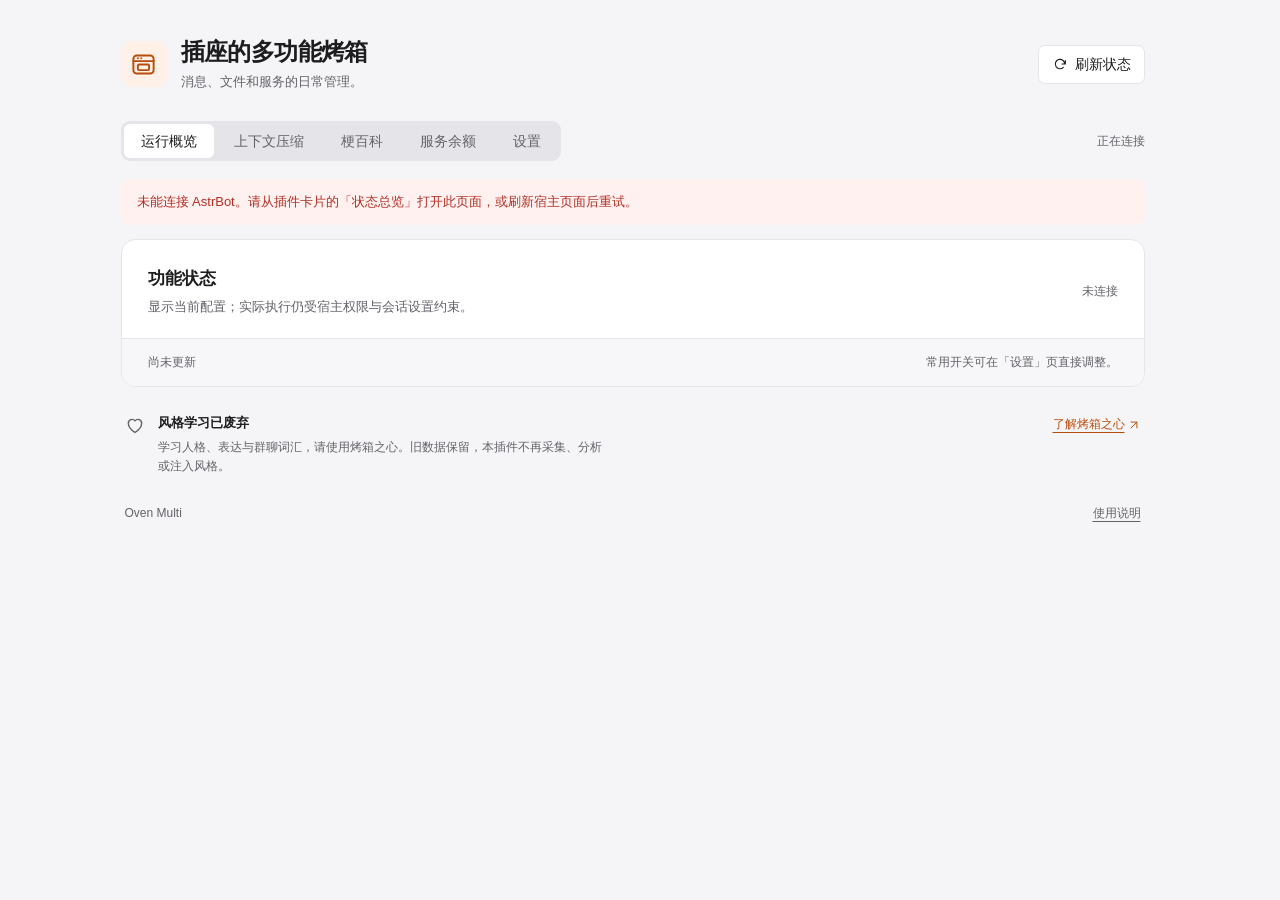
<file: views/status/index.html>
<!doctype html>
<html lang="zh-CN">
<head>
  <meta charset="utf-8">
  <meta name="viewport" content="width=device-width, initial-scale=1">
  <meta name="color-scheme" content="light dark">
  <title>多功能烤箱 · 状态总览</title>
  <link rel="stylesheet" href="./style.css">
</head>
<body>
  <main class="workspace">
    <header class="page-head">
      <div class="brand">
        <span class="brand-mark" aria-hidden="true"><svg viewBox="0 0 24 24"><rect x="3" y="4" width="18" height="16" rx="3"/><path d="M3 9h18M7 6.5h.01M10 6.5h.01"/><rect x="7" y="12" width="10" height="5" rx="1"/></svg></span>
        <div><h1>插座的多功能烤箱</h1><p>消息、文件和服务的日常管理。</p></div>
      </div>
      <button class="button secondary" id="refresh" type="button" aria-label="刷新状态"><svg viewBox="0 0 24 24" aria-hidden="true"><path d="M20 7v5h-5M19 12a7 7 0 1 0-2 5"/></svg><span>刷新状态</span></button>
    </header>

    <div class="toolbar">
      <div class="tabs" role="tablist" aria-label="总览页面">
        <button id="tab-overview" type="button" role="tab" aria-selected="true" aria-controls="panel-overview" data-tab="overview">运行概览</button>
        <button id="tab-compression" type="button" role="tab" aria-selected="false" aria-controls="panel-compression" tabindex="-1" data-tab="compression">上下文压缩</button>
        <button id="tab-memewiki" type="button" role="tab" aria-selected="false" aria-controls="panel-memewiki" tabindex="-1" data-tab="memewiki">梗百科</button>
        <button id="tab-balances" type="button" role="tab" aria-selected="false" aria-controls="panel-balances" tabindex="-1" data-tab="balances">服务余额</button>
        <button id="tab-settings" type="button" role="tab" aria-selected="false" aria-controls="panel-settings" tabindex="-1" data-tab="settings">设置</button>
      </div>
      <span class="version" id="version">正在连接</span>
    </div>

    <div id="status-error" class="message error" role="alert" hidden></div>
    <p class="preview-notice" id="preview-notice" hidden>本地预览 · 演示数据，不连接真实模型或余额服务。</p>

    <section class="sheet" id="panel-overview" role="tabpanel" aria-labelledby="tab-overview" aria-busy="true">
      <div class="sheet-heading"><div><h2>功能状态</h2><p>显示当前配置；实际执行仍受宿主权限与会话设置约束。</p></div><span id="feature-summary" class="summary">读取中</span></div>
      <div id="feature-loading" class="loading" role="status">正在读取插件状态…<div class="skeleton"></div><div class="skeleton"></div><div class="skeleton"></div></div>
      <div id="notices" class="notices" aria-live="polite"></div>
      <div id="feature-groups" class="feature-groups"></div>
      <p id="feature-empty" class="empty" hidden>暂时没有功能状态。请确认插件已启用，再点击「刷新状态」。</p>
      <footer class="sheet-footer"><span id="status-time">尚未更新</span><span>常用开关可在「设置」页直接调整。</span></footer>
    </section>

    <section class="sheet" id="panel-memewiki" role="tabpanel" aria-labelledby="tab-memewiki" hidden>
      <div class="sheet-heading"><div><h2>梗百科</h2><p>离线查梗，手动记下群里的新说法。聊天中也可使用 /梗、/黑话 和 /梗档案。</p></div><button id="meme-settings" class="button secondary" type="button">功能设置</button></div>
      <p id="meme-library-state" class="meme-note" role="status">正在读取词库状态…</p>
      <div id="meme-error" class="message error" role="alert" hidden></div>
      <div class="meme-workspace">
        <form id="meme-form" class="meme-editor">
          <h3 id="meme-editor-title">添加黑话</h3>
          <fieldset id="meme-fields">
            <label for="meme-name">名称 <span>2–16 字</span></label><input id="meme-name" name="name" minlength="2" maxlength="16" required autocomplete="off">
            <label for="meme-meaning">含义 <span>最多 300 字</span></label><textarea id="meme-meaning" name="meaning" maxlength="300" rows="6" required></textarea>
            <p class="meme-help">自定义词条优先于内置词库，保存后即可用于查梗。</p>
            <div class="meme-actions"><button id="meme-save" class="button primary" type="submit">保存词条</button><button id="meme-reset" class="button secondary" type="button">清空表单</button></div>
          </fieldset>
          <p id="meme-save-state" class="meme-help" role="status"></p>
        </form>
        <section class="meme-library" aria-labelledby="meme-list-title">
          <div class="meme-list-heading"><h3 id="meme-list-title">自定义黑话 <span id="meme-count" class="summary"></span></h3><button id="meme-refresh" class="text-link" type="button">刷新</button></div>
          <label for="meme-search" class="sr-only">搜索自定义黑话的名称或含义</label><input id="meme-search" class="meme-search" type="search" placeholder="搜索名称或含义" autocomplete="off">
          <div id="meme-list" class="meme-list" aria-live="polite"></div>
          <p id="meme-empty" class="empty" hidden>还没有自定义黑话。左侧添加一条，或在聊天中使用 /黑话 名称 含义。</p>
        </section>
      </div>
    </section>

    <section class="sheet" id="panel-balances" role="tabpanel" aria-labelledby="tab-balances" hidden>
      <div class="sheet-heading"><div><h2>服务余额</h2><p>按需向已配置的服务查询，独立于功能状态刷新。</p></div><button id="query-balances" class="button primary" type="button" disabled><svg viewBox="0 0 24 24" aria-hidden="true"><path d="M20 7v5h-5M19 12a7 7 0 1 0-2 5"/></svg><span>查询余额</span></button></div>
      <div id="balance-error" class="message error" role="alert" hidden></div>
      <div id="balance-empty" class="empty balance-empty"><svg viewBox="0 0 32 32" aria-hidden="true"><rect x="5" y="7" width="22" height="18" rx="3"/><path d="M5 12h22M21 18h2"/></svg><h3>需要时，再查一次</h3><p id="balance-empty-copy">先读取插件状态，再查询已配置服务的余额。</p></div>
      <div id="balance-results" class="balance-results" aria-live="polite"></div>
      <footer class="sheet-footer"><span id="balance-time">尚未查询</span><span>结果按服务原始币种显示，不合并计算。</span></footer>
    </section>

    <section id="panel-compression" role="tabpanel" aria-labelledby="tab-compression" hidden>
      <div class="compression-heading"><div><h2>压缩与缓存</h2><p>读取 billion-context 内存与磁盘中的全部会话。</p></div><button id="refresh-compression" class="button secondary" type="button">刷新数据</button></div>
      <div id="compression-error" class="message error" role="alert" hidden></div>
      <div id="compression-loading" class="loading" role="status">正在读取压缩统计…<div class="skeleton"></div><div class="skeleton"></div></div>
      <div id="compression-empty" class="sheet empty" hidden></div>
      <div id="compression-content" hidden>
        <dl id="compression-metrics" class="compression-metrics"></dl>
        <p id="compression-misses" class="data-note"></p>
        <section class="sheet data-sheet"><div class="data-heading"><h3>按协议统计</h3></div><div class="table-scroll" tabindex="0" role="region" aria-label="协议统计，可横向滚动"><table><thead><tr><th scope="col">协议</th><th scope="col">会话</th><th scope="col">请求</th><th scope="col">输入 token</th><th scope="col">缓存 token</th><th scope="col">命中率</th><th scope="col">净节省</th><th scope="col">压缩次数</th></tr></thead><tbody id="compression-protocols"></tbody></table></div></section>
        <section class="sheet data-sheet"><div class="data-heading"><h3>系统状态</h3><span id="compression-runtime" class="summary"></span></div><dl id="compression-system" class="system-metrics"></dl></section>
        <section class="sheet data-sheet">
          <div class="data-heading"><div><h3>会话明细</h3><p class="setting-hint">按 AstrBot 会话归类当前页的对话；点击对话查看上下文与缓存消耗。搜索使用代理中的标题或对话 ID。</p><p id="compression-session-warning" class="setting-hint" hidden></p></div><label class="session-search"><span class="sr-only">搜索对话</span><input id="compression-search" type="search" placeholder="搜索代理标题或对话 ID" maxlength="128"></label></div>
          <div class="table-scroll" tabindex="0" role="region" aria-label="会话明细，可横向滚动"><table class="sessions-table"><thead><tr><th scope="col">会话</th><th scope="col">请求</th><th scope="col">当前上下文</th><th scope="col">累计输入</th><th scope="col">缓存命中</th><th scope="col">节省 token</th><th scope="col">压缩</th><th scope="col">模型／密钥变更</th><th scope="col">内容块</th><th scope="col">最近活动</th></tr></thead><tbody id="compression-sessions"></tbody></table></div>
          <footer class="sheet-footer session-pager"><span id="compression-page"></span><span class="pager-buttons"><button id="compression-prev" class="button secondary" type="button">上一页</button><button id="compression-next" class="button secondary" type="button">下一页</button></span></footer>
        </section>
        <section id="compression-detail" class="sheet data-sheet" hidden><div class="data-heading"><h3 id="compression-detail-title">会话详情</h3><button id="close-compression-detail" class="button secondary" type="button">收起详情</button></div><p id="compression-detail-state" class="data-note" role="status"></p><dl id="compression-detail-metrics" class="detail-metrics"></dl></section>
        <p class="data-note" id="compression-time"></p>
      </div>
      <p class="bili-credit">压缩引擎：<a href="https://github.com/ranxianglei/billion-context" target="_blank" rel="noopener noreferrer">billion-context</a> 与 <a href="https://github.com/ranxianglei/acp-kernel" target="_blank" rel="noopener noreferrer">acp-kernel</a>。统计沿用引擎口径，节省 token 不等于账单金额。</p>
    </section>

    <section class="sheet settings-sheet" id="panel-settings" role="tabpanel" aria-labelledby="tab-settings" hidden>
      <div class="sheet-heading"><div><h2>设置</h2><p>按功能调整，保存后立即生效。密钥、余额服务与模型选择器在 AstrBot 插件配置页维护。</p></div><button id="save-settings" class="button primary" type="button" disabled><svg viewBox="0 0 24 24" aria-hidden="true"><path d="M5 12l5 5L20 7"/></svg><span>保存修改</span></button></div>
      <div id="settings-error" class="message error" role="alert" hidden></div>
      <div id="bili-card" class="bili-card" hidden>
        <div class="bili-head">
          <div>
            <h3 id="bili-state">上下文压缩 (billion-context)</h3>
            <p id="bili-detail" class="setting-hint"></p>
          </div>
          <span class="bili-actions">
            <a id="bili-webui" class="button secondary" href="#" target="_blank" rel="noopener noreferrer" hidden title="在新标签打开托管代理地址；若 host 为 127.0.0.1 且 AstrBot 在容器内，浏览器可能打不开，需映射端口或改 host">打开 Web UI</a>
            <button id="bili-install" class="button secondary" type="button" hidden title="下载或重新拉起托管的 billion-context 代理">安装／重试</button>
            <button id="bili-update" class="button secondary" type="button" hidden title="检查 npm 并升级托管包；有进行中请求时会先等待闲置">更新</button>
            <button id="bili-repair" class="button secondary" type="button" hidden title="清理失效记录，并把模型地址重新指回压缩代理（继续用压缩）">修复接管</button>
            <button id="bili-wire" class="button secondary" type="button" hidden title="把当前聊天模型的请求改经本地压缩代理">接管</button>
            <button id="bili-restore" class="button secondary" type="button" hidden title="撤销压缩接管：还原 Provider 原地址与原生压缩设置">恢复</button>
          </span>
        </div>
        <p id="bili-guide" class="bili-guide setting-hint" hidden></p>
        <p id="bili-quick-note" class="bili-guide setting-hint">下方开关为代理快速配置，托管模式保存设置后写入 billion-context.json 并热生效。完整项用下方 JSON 编辑器或「打开 Web UI」。外部模式请改代理自身配置。</p>
        <p id="bili-feedback" class="message bili-feedback" role="status" hidden></p>
        <ul id="bili-doctor" class="bili-doctor" aria-live="polite"></ul>
        <details id="bili-config-panel" class="bili-config-panel" hidden>
          <summary>完整配置（billion-context.json）</summary>
          <p id="bili-config-path" class="setting-hint"></p>
          <textarea id="bili-config-json" spellcheck="false" rows="18" aria-label="billion-context.json"></textarea>
          <div class="bili-config-actions">
            <button id="bili-config-reload" class="button secondary" type="button">重新读取</button>
            <button id="bili-config-save" class="button primary" type="button">保存配置文件</button>
          </div>
          <p class="setting-hint">须保持 sessionHeader 为 x-astrbot-conversation-id；托管模式会强制 autoUpdate=false。语法错误不会写入。</p>
        </details>
        <p class="bili-credit">压缩引擎：<a href="https://github.com/ranxianglei/billion-context" target="_blank" rel="noopener noreferrer">billion-context</a> · <a href="https://github.com/ranxianglei/acp-kernel" target="_blank" rel="noopener noreferrer">acp-kernel</a></p>
      </div>
      <div id="settings-loading" class="loading" role="status">正在读取设置…<div class="skeleton"></div><div class="skeleton"></div><div class="skeleton"></div></div>
      <div class="settings-layout"><nav id="settings-nav" class="settings-nav" aria-label="设置分类"></nav><div id="settings-groups" class="settings-groups"></div></div>
      <p id="settings-empty" class="empty" hidden>暂时没有可编辑的设置。请确认插件已启用，再点击「刷新状态」。</p>
      <footer class="sheet-footer"><span id="settings-state">尚未修改</span><span>保存后立即生效，无需重载插件。</span></footer>
    </section>

    <aside class="migration" aria-labelledby="migration-title">
      <svg viewBox="0 0 24 24" aria-hidden="true"><path d="M12 21s-8-5-8-11a4.5 4.5 0 0 1 8-3 4.5 4.5 0 0 1 8 3c0 6-8 11-8 11Z"/></svg>
      <div><h2 id="migration-title">风格学习已废弃</h2><p>学习人格、表达与群聊词汇，请使用烤箱之心。旧数据保留，本插件不再采集、分析或注入风格。</p></div>
      <a class="text-link" href="https://github.com/huntersxy/astrbot_plugin_ovenheart" target="_blank" rel="noopener noreferrer">了解烤箱之心<svg viewBox="0 0 24 24" aria-hidden="true"><path d="M7 17 17 7M7 7h10v10"/></svg></a>
    </aside>
    <footer class="page-footer"><span>Oven Multi</span><a href="https://github.com/huntersxy/astrbot_plugin_oven_multi#readme" target="_blank" rel="noopener noreferrer">使用说明</a></footer>
    <div id="announcer" class="sr-only" role="status" aria-live="polite"></div>
  </main>
  <!-- AstrBot injects the bridge at the end of body; initialize after it loads. -->
  <script src="./app.js" defer></script>
</body>
</html>
</file>
<file: views/status/style.css>
/* Flat macOS family, shared with the OvenHeart workshop. */
:root {
  color-scheme: light;
  --canvas: #f5f5f7; --surface: #fff; --surface-2: #f7f7f9;
  --ink: #1d1d1f; --muted: #626269; --line: #e5e5e9;
  --accent: #b84d0b; --accent-hover: #9c3f08; --tint: #fff1e7;
  --good: #176c40; --good-bg: #edf7f0; --bad: #b32f25; --bad-bg: #fff1ef;
  --focus: #0071e3;
  --sans: -apple-system, BlinkMacSystemFont, "SF Pro Text", "Segoe UI", "PingFang SC", "Microsoft YaHei", sans-serif;
}
[data-theme="dark"] {
  color-scheme: dark;
  --canvas: #1c1c1e; --surface: #262628; --surface-2: #303033;
  --ink: #f5f5f7; --muted: #b4b4bc; --line: #444448;
  --accent: #f2a16a; --accent-hover: #ffc49b; --tint: #3c2c22;
  --good: #8cd6a9; --good-bg: #263b2e; --bad: #ffaaa1; --bad-bg: #432b2b;
  --focus: #76b8ff;
}
@media (prefers-color-scheme: dark) {
  :root:not([data-theme="light"]):not([data-theme="dark"]) {
    color-scheme: dark;
    --canvas: #1c1c1e; --surface: #262628; --surface-2: #303033;
    --ink: #f5f5f7; --muted: #b4b4bc; --line: #444448;
    --accent: #f2a16a; --accent-hover: #ffc49b; --tint: #3c2c22;
    --good: #8cd6a9; --good-bg: #263b2e; --bad: #ffaaa1; --bad-bg: #432b2b;
    --focus: #76b8ff;
  }
}
html { scrollbar-gutter: stable; }
* { box-sizing: border-box; }
[hidden] { display: none !important; }
body { margin: 0; background: var(--canvas); color: var(--ink); font: 14px/1.6 var(--sans); }
::selection { background: var(--tint); color: var(--ink); }
button, a { -webkit-tap-highlight-color: transparent; }
button { font: inherit; cursor: pointer; }
button:disabled { opacity: .5; cursor: not-allowed; }
:focus-visible { outline: 3px solid var(--focus); outline-offset: 3px; }
a { color: var(--accent); text-underline-offset: 4px; }
a:hover { color: var(--accent-hover); }
svg { width: 20px; height: 20px; fill: none; stroke: currentColor; stroke-width: 1.7; stroke-linecap: round; stroke-linejoin: round; flex: none; }
h1, h2, h3, p { margin: 0; }
h1 { font-size: 24px; line-height: 1.3; letter-spacing: -.025em; font-weight: 650; }
h2 { font-size: 17px; font-weight: 620; }
h3 { font-size: 14px; font-weight: 600; }
.workspace { width: min(1080px, 100%); margin: 0 auto; padding: 36px 28px 20px; }
.page-head { display: flex; align-items: center; justify-content: space-between; gap: 24px; margin-bottom: 28px; }
.brand { display: flex; align-items: center; gap: 14px; min-width: 0; }
.brand-mark { display: grid; place-items: center; width: 46px; height: 46px; border-radius: 12px; background: var(--tint); color: var(--accent); flex: none; }
.brand-mark svg { width: 27px; height: 27px; }
.brand p { color: var(--muted); margin-top: 5px; font-size: 13px; }
.button { display: inline-flex; align-items: center; justify-content: center; gap: 7px; min-height: 36px; padding: 7px 13px; border-radius: 7px; border: 1px solid transparent; white-space: nowrap; transition: background .16s ease-out, border-color .16s ease-out; }
.button.secondary { color: var(--ink); background: var(--surface); border-color: var(--line); }
.button.secondary:hover:not(:disabled) { background: var(--surface-2); border-color: var(--muted); }
.button.primary { background: var(--accent); color: var(--surface); }
.button.primary:hover:not(:disabled) { background: var(--accent-hover); }
.button svg { width: 16px; height: 16px; }
.toolbar { display: flex; align-items: center; justify-content: space-between; gap: 18px; margin-bottom: 18px; }
.tabs { display: inline-flex; padding: 3px; background: var(--line); border-radius: 9px; gap: 3px; }
.tabs button { background: transparent; border: 0; color: var(--muted); padding: 6px 17px; border-radius: 6px; font-weight: 550; min-height: 34px; }
.tabs button[aria-selected="true"] { background: var(--surface); color: var(--ink); }
.tabs button:hover:not([aria-selected="true"]) { color: var(--ink); background: var(--surface-2); }
.version, .summary { color: var(--muted); font-size: 12px; font-variant-numeric: tabular-nums; }
.sheet { background: var(--surface); border: 1px solid var(--line); border-radius: 14px; overflow: hidden; }
.sheet-heading { padding: 25px 26px 20px; display: flex; align-items: center; justify-content: space-between; gap: 20px; }
.sheet-heading p { margin-top: 5px; color: var(--muted); font-size: 13px; max-width: 65ch; }
.feature-groups { display: grid; grid-template-columns: 1fr 1fr; }
.feature-section { min-width: 0; padding: 0 26px 14px; }
.feature-section + .feature-section { border-left: 1px solid var(--line); }
.feature-section h3 { color: var(--muted); font-size: 12px; padding: 14px 0 9px; font-weight: 550; }
.feature-section ul { list-style: none; margin: 0; padding: 0; }
.feature-row { display: flex; align-items: center; justify-content: space-between; gap: 20px; padding: 17px 0; border-top: 1px solid var(--line); }
.feature-row:first-child { border-top: 0; }
.feature-row > div { min-width: 0; }
.feature-name { display: block; font-weight: 550; margin-bottom: 3px; }
.feature-detail { display: block; color: var(--muted); font-size: 12px; line-height: 1.65; overflow-wrap: anywhere; }
.status { display: inline-flex; align-items: center; gap: 5px; flex: none; color: var(--muted); font-size: 12px; white-space: nowrap; }
.status.on { color: var(--good); }
.status svg { width: 14px; height: 14px; }
.sheet-footer { display: flex; justify-content: space-between; gap: 16px; padding: 14px 26px; color: var(--muted); font-size: 12px; background: var(--surface-2); border-top: 1px solid var(--line); font-variant-numeric: tabular-nums; }
.message { padding: 12px 16px; border-radius: 8px; line-height: 1.65; font-size: 13px; }
.error { color: var(--bad); background: var(--bad-bg); margin-bottom: 14px; }
.notices { margin: 0 26px; }
.notices:empty { display: none; }
.notices .message { margin-bottom: 12px; background: var(--tint); color: var(--accent); }
.loading { padding: 4px 26px 25px; color: var(--muted); font-size: 13px; }
.skeleton { height: 44px; border-radius: 6px; background: var(--surface-2); margin-top: 12px; }
.skeleton:nth-child(3) { width: 86%; }
.empty { padding: 38px 26px; color: var(--muted); text-align: center; }
.balance-empty { min-height: 250px; display: flex; flex-direction: column; align-items: center; justify-content: center; gap: 9px; }
.balance-empty svg { width: 34px; height: 34px; margin-bottom: 8px; color: var(--muted); }
.balance-empty h3 { font-size: 16px; color: var(--ink); }
.balance-empty p { max-width: 52ch; font-size: 13px; }
#balance-error { margin: 0 26px 12px; }
.balance-results { padding: 0 26px; }
.balance-row { display: grid; grid-template-columns: minmax(130px, .75fr) minmax(0, 1.5fr) auto; gap: 24px; align-items: start; padding: 20px 0; border-top: 1px solid var(--line); }
.balance-row h3, .balance-row p { overflow-wrap: anywhere; min-width: 0; }
.balance-row p { font-variant-numeric: tabular-nums; }
.balance-row .failed { color: var(--bad); }
.balance-results:not(:empty) { padding-bottom: 18px; }
.migration { display: flex; align-items: start; gap: 13px; margin-top: 26px; padding: 0 4px; }
.migration > svg { color: var(--muted); margin-top: 2px; }
.migration > div { flex: 1; min-width: 0; }
.migration h2 { font-size: 13px; font-weight: 600; }
.migration p { font-size: 12px; color: var(--muted); margin-top: 4px; max-width: 68ch; }
.text-link { display: inline-flex; align-items: center; gap: 2px; font-size: 12px; white-space: nowrap; margin-top: 2px; }
.text-link svg { width: 14px; height: 14px; }
.page-footer { display: flex; justify-content: space-between; padding: 28px 4px 0; font-size: 12px; color: var(--muted); }
.page-footer a { color: var(--muted); }
.preview-notice { margin-bottom: 14px; color: var(--muted); font-size: 12px; }
.sr-only { position: absolute; width: 1px; height: 1px; padding: 0; margin: -1px; overflow: hidden; clip: rect(0,0,0,0); white-space: nowrap; border: 0; }

/* Settings: stable category navigation; controls grouped by the feature they affect. */
.settings-sheet { overflow: clip; }
.settings-sheet > .sheet-heading { position: sticky; top: 0; z-index: 2; background: var(--surface); border-bottom: 1px solid var(--line); }
.settings-sheet .sheet-heading p { max-width: 56ch; }
.settings-layout { display: grid; grid-template-columns: 156px minmax(0, 1fr); min-height: 440px; }
.settings-nav { display: flex; flex-direction: column; gap: 4px; padding: 20px 12px; border-right: 1px solid var(--line); background: var(--surface-2); align-self: stretch; }
.category-button { background: transparent; border: 0; border-radius: 7px; text-align: left; padding: 10px 12px; color: var(--muted); min-height: 42px; }
.category-button:hover { color: var(--ink); background: var(--surface); }
.category-button[aria-current="page"] { color: var(--accent); background: var(--tint); font-weight: 600; }
.settings-groups { min-width: 0; padding: 24px 26px 32px; }
.settings-group > h3 { font-size: 17px; font-weight: 620; margin-bottom: 6px; }
.group-note { color: var(--muted); font-size: 12px; line-height: 1.6; margin-bottom: 20px; max-width: 65ch; }
.settings-block { padding: 20px 0; border-bottom: 1px solid var(--line); }
.settings-block:first-of-type { padding-top: 12px; }
.settings-block:last-child { padding-bottom: 0; border-bottom: 0; }
.settings-group-multi { display: grid; grid-template-columns: repeat(2, minmax(0, 1fr)); gap: 0 28px; }
.settings-group-multi > h3, .settings-group-multi > .group-note { grid-column: 1 / -1; }
.settings-group-multi .settings-block { padding: 20px 0; }
.settings-group-multi .settings-fields { grid-template-columns: 1fr; }
.settings-group[data-category="黑名单"] .setting-wide { grid-column: auto; }
.settings-block h4 { font-size: 13px; font-weight: 600; margin: 0 0 14px; }
.settings-block:only-of-type > h4 { display: none; }
.settings-fields { list-style: none; margin: 0; padding: 0; display: grid; grid-template-columns: repeat(2, minmax(0, 1fr)); gap: 20px 24px; }
.setting-row { min-width: 0; display: flex; flex-direction: column; gap: 9px; align-items: stretch; }
.setting-label { display: block; font-size: 13px; font-weight: 550; cursor: pointer; }
.setting-hint { display: block; color: var(--muted); font-size: 12px; line-height: 1.6; overflow-wrap: anywhere; margin-top: 3px; }
.setting-toggle { flex-direction: row; align-items: center; justify-content: space-between; gap: 16px; grid-column: 1 / -1; }
.setting-toggle > div { min-width: 0; max-width: 62ch; }
.setting-wide { grid-column: 1 / -1; }
.setting-input:not([type="checkbox"]), .session-search input { width: 100%; min-width: 0; padding: 9px 11px; border: 1px solid var(--line); border-radius: 7px; background: var(--surface-2); color: var(--ink); font: inherit; font-size: 13px; line-height: 1.5; min-height: 38px; }
textarea.setting-input { resize: vertical; min-height: 90px; }
.pair-inputs { display: grid; grid-template-columns: 1fr 1fr; gap: 10px; padding: 0 !important; border: 0 !important; background: transparent !important; }
.pair-inputs input { width: 100%; min-width: 0; color: var(--ink); font: inherit; background: var(--surface-2); border: 1px solid var(--line); padding: 9px 11px; border-radius: 7px; }
input[type="checkbox"].setting-input { appearance: none; width: 38px; height: 22px; border-radius: 11px; margin: 8px 0; flex: none; background: var(--line); position: relative; cursor: pointer; transition: background .16s ease-out; }
input[type="checkbox"].setting-input::before { content: ""; position: absolute; top: 2px; left: 2px; width: 18px; height: 18px; border-radius: 50%; background: var(--surface); transition: transform .16s ease-out; }
input[type="checkbox"].setting-input:checked { background: var(--accent); }
input[type="checkbox"].setting-input:checked::before { transform: translateX(16px); }
input:disabled { cursor: not-allowed; opacity: .55; }
input, textarea, select { caret-color: var(--accent); }
::placeholder { color: var(--muted); opacity: 1; }
.advanced-settings { margin-top: 16px; }
.advanced-settings summary { color: var(--muted); font-size: 12px; cursor: pointer; padding: 6px 0; min-height: 32px; }
.advanced-settings[open] summary { margin-bottom: 14px; }
.bili-card { margin: 20px 26px; padding: 14px 16px; background: var(--surface-2); border-radius: 9px; }
.bili-head { display: flex; justify-content: space-between; align-items: center; gap: 16px; }
.bili-head > div { min-width: 0; }
.bili-head h3 { font-size: 13px; }
.bili-actions { display: flex; flex-wrap: wrap; gap: 8px; flex: none; justify-content: flex-end; }
.bili-actions a.button { text-decoration: none; display: inline-flex; align-items: center; }
.bili-guide { margin: 10px 0 0; line-height: 1.7; color: var(--muted); }
.bili-guide[hidden] { display: none; }
#bili-quick-note { margin-top: 8px; }
.bili-config-panel { margin-top: 12px; padding-top: 10px; border-top: 1px solid var(--line, rgba(127,127,127,.25)); }
.bili-config-panel[hidden] { display: none; }
.bili-config-panel summary { cursor: pointer; font-size: 13px; font-weight: 600; }
.bili-config-panel textarea {
  width: 100%; margin-top: 8px; box-sizing: border-box; font-family: ui-monospace, SFMono-Regular, Menlo, Consolas, monospace;
  font-size: 12px; line-height: 1.5; min-height: 220px; resize: vertical;
  background: var(--surface, #111); color: inherit; border: 1px solid var(--line, rgba(127,127,127,.35)); border-radius: 8px; padding: 10px;
}
.bili-config-actions { display: flex; flex-wrap: wrap; gap: 8px; margin-top: 8px; }
.bili-feedback { margin: 10px 0 0; }
.bili-feedback[hidden] { display: none; }
.bili-feedback.ok { color: var(--accent); background: var(--tint); }
.bili-doctor { padding-left: 16px; margin: 8px 0 0; font-size: 12px; color: var(--bad); line-height: 1.7; }
.bili-doctor:empty { display: none; }
.bili-credit { color: var(--muted); font-size: 12px; margin-top: 12px; line-height: 1.7; }
.settings-sheet > .sheet-footer { position: sticky; bottom: 0; z-index: 2; }
#settings-error { margin: 16px 26px; }
.reload-link { margin-left: 12px; }

/* Compression: measured totals, protocol breakdown and a navigable session ledger. */
.compression-heading { display: flex; justify-content: space-between; align-items: start; gap: 20px; margin: 26px 0 20px; }
.compression-heading p { color: var(--muted); font-size: 13px; margin-top: 5px; }
.compression-metrics { display: grid; grid-template-columns: repeat(4, minmax(0, 1fr)); background: var(--surface); border: 1px solid var(--line); border-radius: 14px; margin: 0; overflow: hidden; }
.metric { padding: 20px; min-width: 0; }
.compression-metrics .metric:nth-child(-n+4) { border-bottom: 1px solid var(--line); }
.compression-metrics .metric:not(:nth-child(4n)) { border-right: 1px solid var(--line); }
.metric dt { color: var(--muted); font-size: 12px; }
.metric dd { margin: 0; }
.metric .metric-value { font-size: 24px; font-weight: 620; line-height: 1.4; letter-spacing: -.02em; font-variant-numeric: tabular-nums; margin-top: 6px; }
.metric .metric-note { color: var(--muted); font-size: 12px; line-height: 1.6; margin-top: 5px; }
.data-note { color: var(--muted); font-size: 12px; line-height: 1.7; margin: 12px 0 18px; overflow-wrap: anywhere; }
.data-sheet { margin-top: 20px; }
.data-heading { display: flex; justify-content: space-between; align-items: center; gap: 20px; padding: 18px 20px; }
.data-heading h3 { font-size: 14px; }
.data-heading .summary { max-width: 65%; text-align: right; }
.table-scroll { overflow-x: auto; overscroll-behavior-x: contain; }
table { border-collapse: collapse; width: 100%; font-size: 12px; font-variant-numeric: tabular-nums; }
th { font-size: 12px; font-weight: 550; color: var(--muted); background: var(--surface-2); text-align: right; padding: 10px 16px; white-space: nowrap; border-top: 1px solid var(--line); }
td { padding: 14px 16px; text-align: right; border-top: 1px solid var(--line); white-space: nowrap; }
th:first-child, td:first-child { text-align: left; }
tbody tr:hover { background: var(--surface-2); }
.session-name { min-width: 240px; max-width: 300px; white-space: normal; }
.session-group td { background: var(--surface-2); }
.session-group-toggle { border: 0; padding: 0; background: transparent; color: var(--ink); font: inherit; font-weight: 600; text-align: left; cursor: pointer; }
.session-group-toggle::before { content: "▾"; display: inline-block; margin-right: 8px; }
.session-group-toggle[aria-expanded="false"]::before { content: "▸"; }
.session-link { color: var(--ink); display: block; background: transparent; border: 0; padding: 0; text-align: left; font-weight: 550; font-size: 13px; overflow-wrap: anywhere; }
.session-link:hover { color: var(--accent); text-decoration: underline; text-underline-offset: 3px; }
.session-id { display: block; color: var(--muted); font-size: 12px; max-width: 250px; overflow: hidden; text-overflow: ellipsis; white-space: nowrap; margin-top: 3px; }
.session-name .setting-hint { font-size: 12px; }
.session-search { width: 230px; max-width: 48%; }
.session-pager { align-items: center; }
.pager-buttons { display: flex; gap: 8px; }
.pager-buttons .button { min-height: 30px; padding: 4px 10px; font-size: 12px; }
.detail-metrics { display: grid; grid-template-columns: repeat(3, minmax(0, 1fr)); margin: 0; }
.system-metrics { display: grid; grid-template-columns: repeat(4, minmax(0, 1fr)); margin: 0; }
.system-metrics .metric { padding-top: 0; }
.system-metrics .metric-value { font-size: 17px; overflow-wrap: anywhere; }
.detail-metrics .metric-value { font-size: 20px; }
#compression-detail-state { padding: 0 20px; margin-bottom: 0; }
@media (max-width: 900px) {
  .workspace { width: 100%; }
  .settings-layout { grid-template-columns: 134px minmax(0, 1fr); }
  .settings-groups { padding: 20px; }
  .settings-fields { gap: 16px; }
  .compression-metrics { grid-template-columns: repeat(2, minmax(0, 1fr)); }
  .compression-metrics .metric:nth-child(n) { border-right: 0; border-bottom: 1px solid var(--line); }
  .compression-metrics .metric:nth-child(odd) { border-right: 1px solid var(--line); }
  .compression-metrics .metric:nth-last-child(-n+2) { border-bottom: 0; }
}
@media (max-width: 700px) {
  .toolbar { gap: 8px; align-items: start; }
  .tabs { flex-wrap: wrap; }
  .tabs button { padding: 7px 10px; font-size: 12px; }
  .version { flex: none; padding-top: 10px; }
  .settings-layout { display: block; min-height: 0; }
  .settings-nav { flex-direction: row; overflow-x: auto; border-right: 0; border-bottom: 1px solid var(--line); padding: 8px 12px; }
  .category-button { flex: none; padding: 8px 12px; font-size: 12px; min-height: 38px; }
  .settings-groups { padding: 20px 19px; }
  .settings-fields { grid-template-columns: 1fr; }
  .settings-group-multi { grid-template-columns: 1fr; }
  .setting-toggle { flex-direction: row; align-items: center; }
  .bili-card { margin: 16px 19px; }
  .bili-head { flex-wrap: wrap; align-items: start; }
  .bili-actions { margin-left: auto; }
  .settings-sheet .sheet-heading { gap: 12px; }
  .settings-sheet .sheet-heading p { font-size: 12px; }
  .settings-sheet .sheet-heading .button { padding: 7px 10px; }
  #settings-error { margin: 14px 19px; }
  .compression-heading { margin-top: 20px; }
  .metric { padding: 16px; }
  .metric .metric-value { font-size: 22px; }
  .data-heading { padding: 16px; flex-wrap: wrap; gap: 12px; }
  .data-heading .summary { text-align: left; max-width: 100%; }
  .session-search { width: 100%; max-width: 100%; }
  .detail-metrics { grid-template-columns: repeat(2, minmax(0, 1fr)); }
  .system-metrics { grid-template-columns: repeat(2, minmax(0, 1fr)); }
}

@media (max-width: 700px) {
  .workspace { padding: 24px 16px 18px; }
  .page-head { align-items: start; gap: 14px; margin-bottom: 23px; }
  h1 { font-size: 20px; }
  .brand-mark { width: 38px; height: 38px; border-radius: 9px; }
  .brand { gap: 10px; }
  .brand p { max-width: 17em; font-size: 12px; }
  #refresh { min-height: 36px; padding: 8px; }
  #refresh span { display: none; }
  #refresh { width: 36px; }
  .sheet-heading { padding: 20px 19px 14px; align-items: start; }
  .summary { white-space: nowrap; margin-top: 4px; }
  .feature-groups { grid-template-columns: 1fr; }
  .feature-section { padding: 0 19px 10px; }
  .feature-section + .feature-section { border-left: 0; border-top: 1px solid var(--line); }
  .feature-row { padding: 15px 0; gap: 18px; }
  .sheet-footer { padding: 13px 19px; gap: 5px; flex-direction: column; }
  .notices { margin: 0 19px; }
  .balance-results { padding: 0 19px; }
  .balance-row { grid-template-columns: 1fr auto; gap: 7px 14px; }
  .balance-row p { grid-row: 2; grid-column: 1 / -1; }
  .balance-empty { padding: 26px 19px; min-height: 245px; }
  .migration { flex-wrap: wrap; padding: 0 3px; }
  .migration .text-link { margin-left: 33px; margin-top: 0; }
  .migration > div { flex-basis: calc(100% - 40px); }
}
@media (prefers-reduced-motion: reduce) { *, *::before, *::after { transition: none !important; } }
.meme-note { margin: 0 26px 22px; color: var(--muted); font-size: 13px; }
.meme-workspace { display: grid; grid-template-columns: minmax(240px, 300px) minmax(0, 1fr); gap: 30px; padding: 0 26px 28px; }
.meme-editor fieldset { padding: 0; margin: 0; border: 0; min-width: 0; }
.meme-editor h3, .meme-library h3 { margin: 0 0 18px; font-size: 15px; }
.meme-editor label { display: flex; align-items: baseline; justify-content: space-between; margin: 15px 0 7px; font-size: 13px; font-weight: 550; }
.meme-editor label span { color: var(--muted); font-size: 12px; font-weight: 400; }
.meme-editor input, .meme-editor textarea, .meme-search { width: 100%; min-width: 0; border: 1px solid var(--line); border-radius: 7px; padding: 9px 11px; color: var(--ink); background: var(--surface); font: inherit; font-size: 14px; }
.meme-editor textarea { resize: vertical; min-height: 132px; }
.meme-help { color: var(--muted); font-size: 12px; line-height: 1.7; margin: 8px 0 0; }
.meme-actions { display: flex; gap: 9px; flex-wrap: wrap; margin-top: 20px; }
.meme-list-heading { display: flex; align-items: baseline; justify-content: space-between; gap: 12px; }
.meme-list-heading button, .meme-row-actions button { border: 0; background: transparent; padding: 5px 0; }
.meme-search { margin-bottom: 10px; }
.meme-term { display: flex; justify-content: space-between; align-items: flex-start; gap: 16px; padding: 17px 0; border-bottom: 1px solid var(--line); }
.meme-term:last-child { border-bottom: 0; }
.meme-term-content { min-width: 0; overflow-wrap: anywhere; }
.meme-term h4 { margin: 0 0 5px; font-size: 14px; font-weight: 600; }
.meme-definition { margin: 0; white-space: pre-wrap; line-height: 1.7; font-size: 13px; }
.meme-row-actions { display: flex; flex-shrink: 0; gap: 12px; font-size: 12px; }
@media (max-width: 720px) { .meme-workspace { grid-template-columns: minmax(0, 1fr); gap: 32px; padding: 0 18px 22px; } .meme-note { margin-inline: 18px; } .meme-editor textarea { min-height: 110px; } }
</file>
